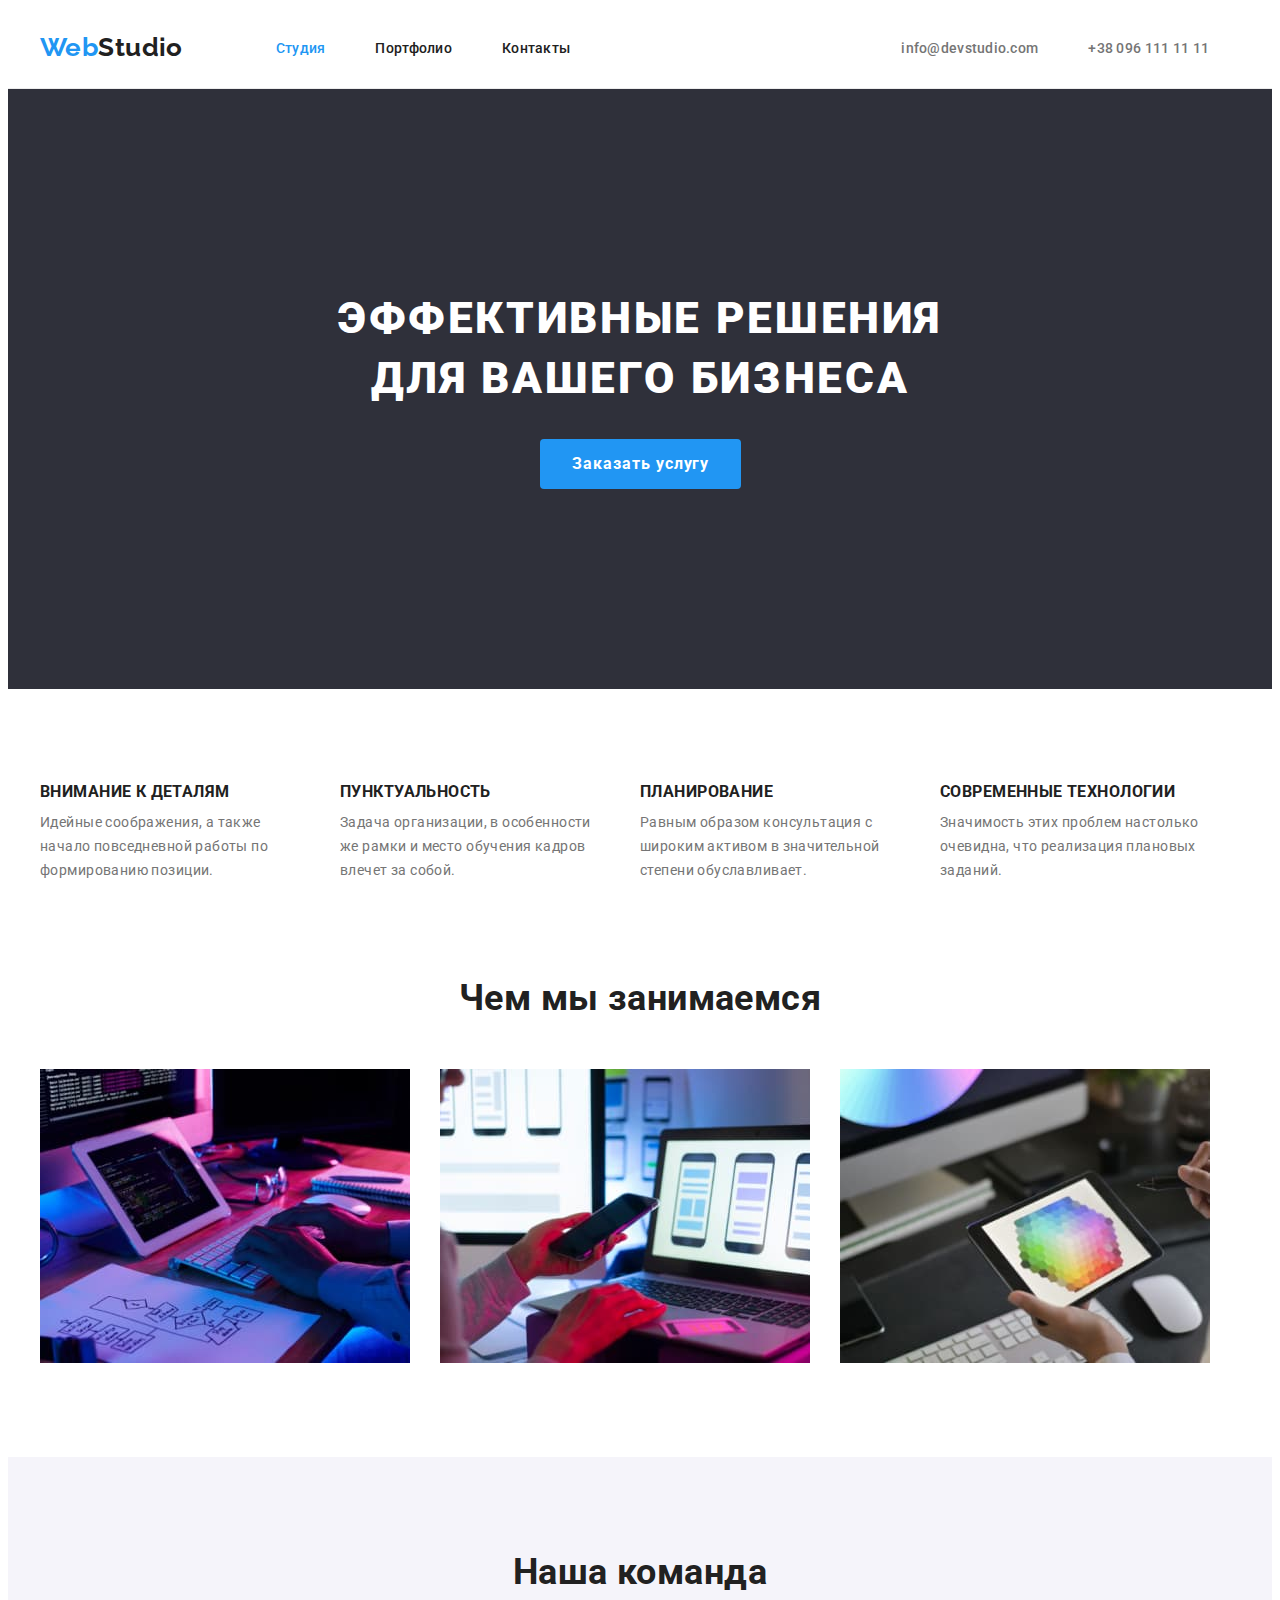
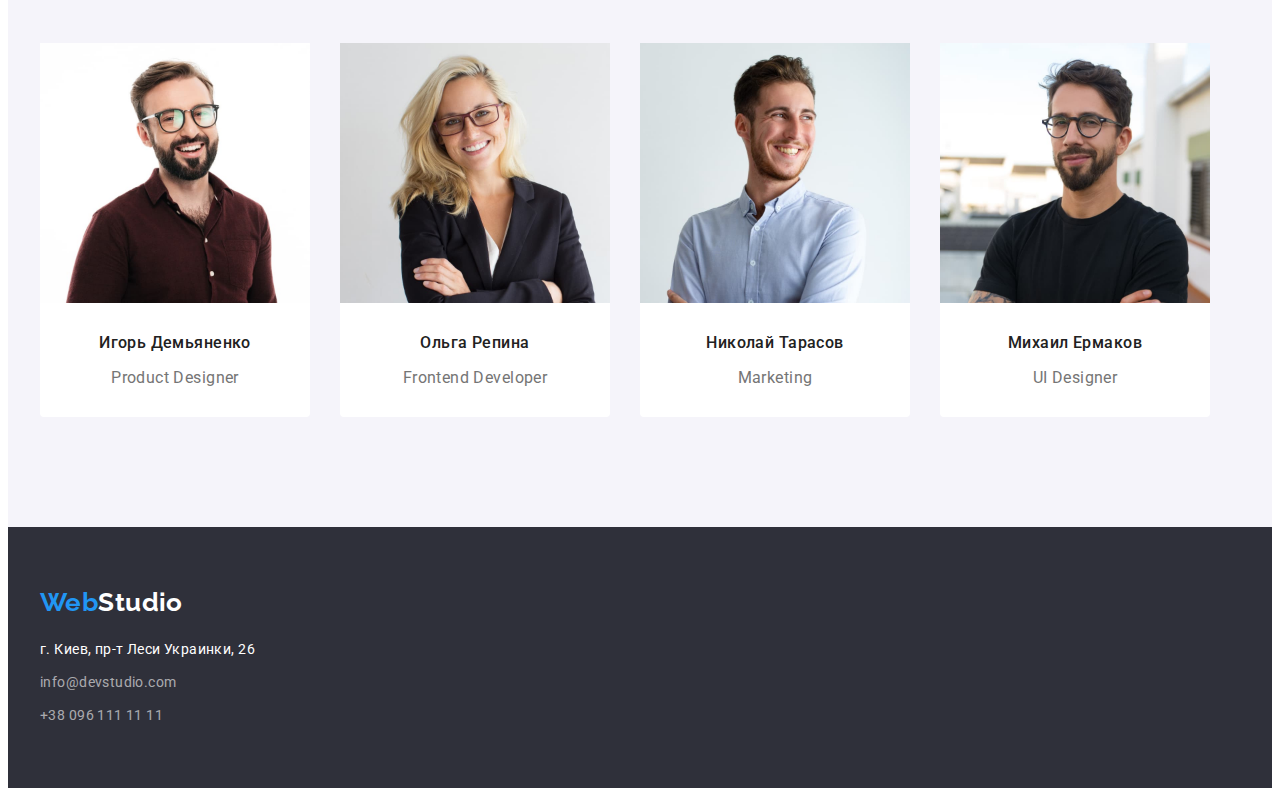
<file: index.html>
<!DOCTYPE html>
<html lang="ru">
<head>
    <meta charset="UTF-8">
    <meta http-equiv="X-UA-Compatible" content="IE=edge">
    <meta name="viewport" content="width=device-width, initial-scale=1.0">
    <title>Web Studio (Version 2.1)</title>
    <link href="https://fonts.googleapis.com/css2?family=Raleway:wght@700&family=Roboto:wght@400;500;700;900&display=swap"
        rel="stylesheet">
    <link rel="stylesheet" href="https://cdnjs.cloudflare.com/ajax/libs/modern-normalize/1.1.0/modern-normalize.min.css"
        integrity="sha512-wpPYUAdjBVSE4KJnH1VR1HeZfpl1ub8YT/NKx4PuQ5NmX2tKuGu6U/JRp5y+Y8XG2tV+wKQpNHVUX03MfMFn9Q=="
        crossorigin="anonymous" referrerpolicy="no-referrer" />
    <link rel="stylesheet" href="./css/styles.css">
</head>
<body>
    <!--шапка-->
    <header class="page-header">
        <div class="container header-all">
            <a href="./index.html" class="logo-header">Web<span class="logo-second-color">Studio</span></a>
        <nav>
            
            <ul class="header-links header-all">
                <li>
                    <a href="./index.html" class="nav-link current">Студия</a>
                </li>
                <li>
                    <a href="./portfolio.html" class="nav-link header-portfolio">Портфолио</a>
                </li>
                <li>
                    <a href="" class="nav-link">Контакты</a>
                </li>
            </ul>
        </nav>
           <ul class="header-contacts ">
           <li><a href="mailto:info@devstudio.com" class="nav-contact nav-mail"  >info@devstudio.com</a></li>
           <li><a href="tel:+380961111111" class="nav-contact">+38 096 111 11 11</a></li>
                    
       </ul>
    </div>
       </header>
    <!-- main -->
        <main>
        <!--hero-->
        <section class="hero">
            <div class="container">
                <h1 class="hero-heading">Эффективные решения для вашего бизнеса</h1>
            <button class="hero-button">Заказать услугу</button>
            </div>
            
        </section>
        <!--benefits-->
    <div class="container">
        <section class="section">
        <h2 class="hide">Наши преимущества</h2>
        <ul class="benefits">
            <li class="benefits-sections">
                <h3 class="benefits-heading">Внимание к деталям</h3>
                <p class="benefits-paragraph">Идейные соображения, а также начало повседневной работы по формированию позиции.</p>
            </li>
            <li class="benefits-sections">
                <h3 class="benefits-heading">Пунктуальность</h3>
                <p class="benefits-paragraph">Задача организации, в особенности же рамки и место обучения кадров влечет за собой.</p>
            </li>
            <li class="benefits-sections">
                <h3 class="benefits-heading">Планирование</h3>
                <p class="benefits-paragraph">Равным образом консультация с широким активом в значительной степени обуславливает.</p>
            </li>
            <li class="benefits-sections">
                <h3 class="benefits-heading">Современные технологии</h3>
                <p class="benefits-paragraph">Значимость этих проблем настолько очевидна, что реализация плановых заданий.</p>
            </li>
        </ul>
    </section>
</div>
    <!--what we do-->
    <div class="container"> 
        <section class="whatwedo section">
        <h2 class="heading whatwedo-heading">Чем мы занимаемся</h2>
        <ul class="whatwedo-images">
            <li class="whatwedo-image">
         <img src="./image/box1.jpg" alt="1" width="370" height="294">
            </li>
            <li class="whatwedo-image">
         <img src="./image/box2.jpg" alt="2" width="370" height="294">
            </li>
            <li class="whatwedo-image">
         <img src="./image/box3.jpg" alt="3" width="370" height="294">        
            </li>
        </ul>
    </section>
</div>
   
    <!--team-->
    
     <section class="team section">
        <div class="container">
        <h2 class="heading team-heading">Наша команда</h2>
        <ul class="team-members">
            <li class="team-member">
            <img src="./image/teamcard1.jpg" alt="1" width="270" height="260">
            <div class="team-card">
            <h3 class="team-member-heading">Игорь Демьяненко</h3>
            <p class="team-paragraph">Product Designer</p>
            </div>
            </li>
            <li class="team-member">
                <img src="./image/teamcard2.jpg" alt="2" width="270" height="260">
                <div class="team-card">
                 <h3 class="team-member-heading">Ольга Репина</h3>
                <P class="team-paragraph">Frontend Developer</P>    
                </div>
               
            </li>
            <li class="team-member">
                <img src="./image/teamcard3.jpg" alt="3" width="270" height="260">
                <div class="team-card">
                 <h3 class="team-member-heading">Николай Тарасов</h3>
                <p class="team-paragraph">Marketing</p>    
                </div>
                
            </li>
            <li class="team-member">
                <img src="./image/teamcard4.jpg" alt="4" width="270" height="260">
                <div class="team-card">
                <h3 class="team-member-heading">Михаил Ермаков</h3>
                <p class="team-paragraph">UI Designer</p>    
                </div>
                
            </li>
        </ul>
        </div> 
    </section>    
   
   
    </main>
    <!--футтер-->
    <footer class="page-footer">
        <div class="container">
         <a href="./index.html" class="logo-footer">Web<span class="logo-second-color-footer">Studio</span></a>
        <address class="footer-address">
        <ul>
            <li>
                г. Киев, пр-т Леси Украинки, 26
            </li>
            <li class="footer-mail">
                <a href="mailto:info@devstudio.com" class="footer-contacts">info@devstudio.com</a>  
            </li>
            <li>
                <a href="tel:+380961111111" class="footer-contacts">+38 096 111 11 11</a>
            </li>
        </ul>
    </address>    
        </div>
       
    </footer>
        
        
</body>
</html>
</file>
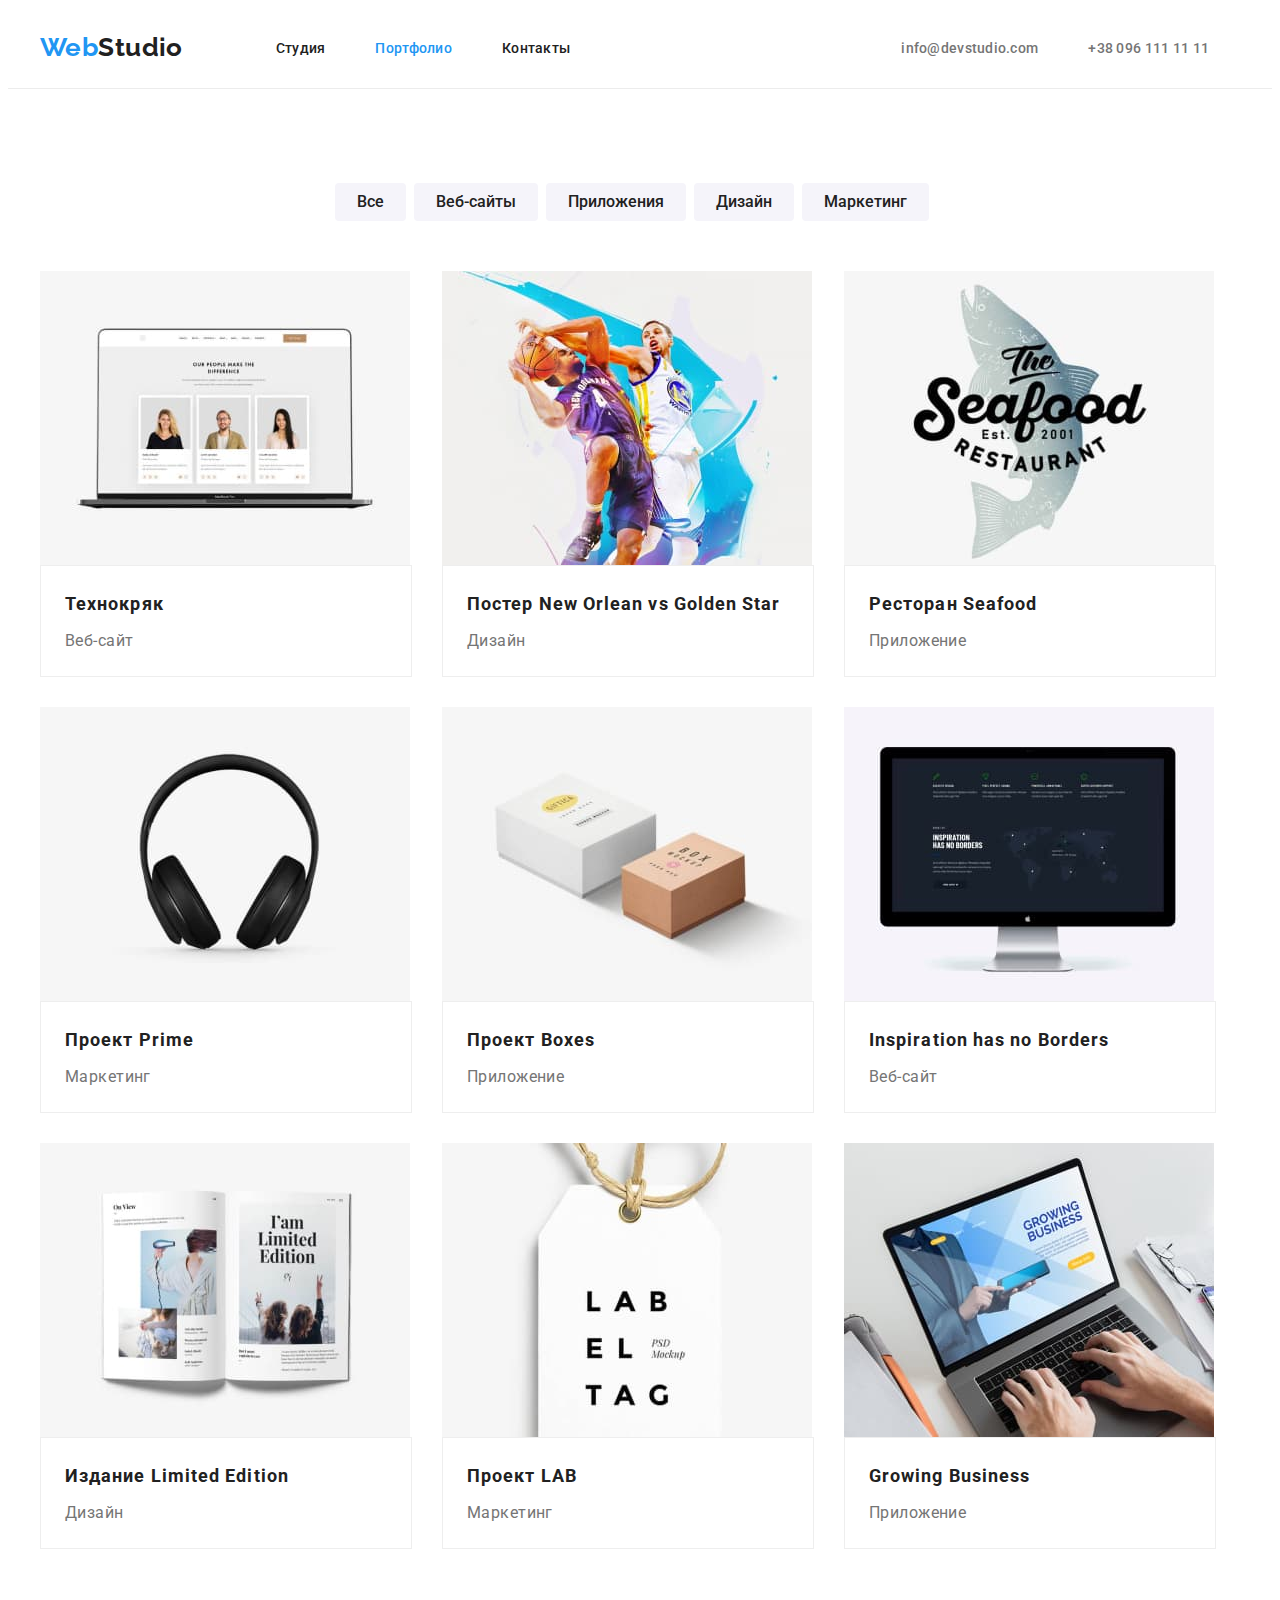
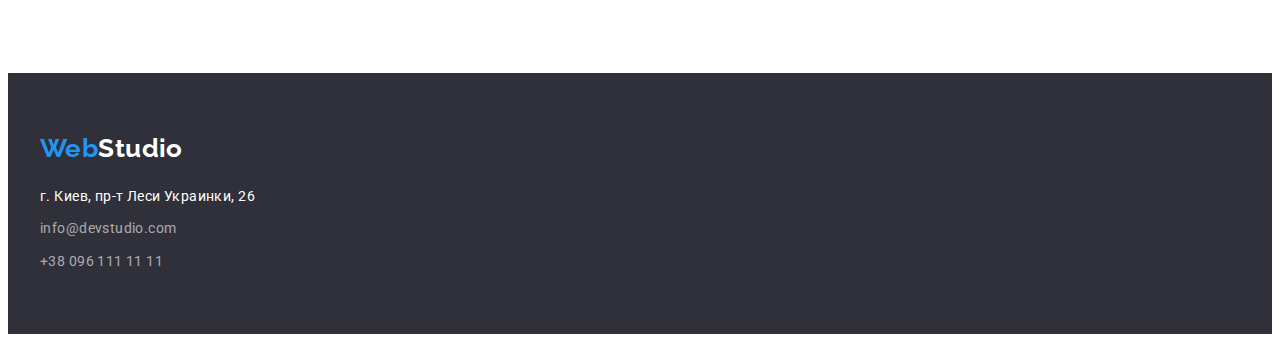
<file: portfolio.html>
<!DOCTYPE html>
<html lang="ru">
<head>
    <meta charset="UTF-8">
    <meta http-equiv="X-UA-Compatible" content="IE=edge">
    <meta name="viewport" content="width=device-width, initial-scale=1.0">
    <title>portfolio</title>
    <link href="https://fonts.googleapis.com/css2?family=Raleway:wght@700&family=Roboto:wght@400;500;700;900&display=swap"
        rel="stylesheet">
        <link rel="stylesheet" href="https://cdnjs.cloudflare.com/ajax/libs/modern-normalize/1.1.0/modern-normalize.min.css"
            integrity="sha512-wpPYUAdjBVSE4KJnH1VR1HeZfpl1ub8YT/NKx4PuQ5NmX2tKuGu6U/JRp5y+Y8XG2tV+wKQpNHVUX03MfMFn9Q=="
            crossorigin="anonymous" referrerpolicy="no-referrer" />
    <link rel="stylesheet" href="./css/styles.css">
</head>
<body>
    <!--header-->
<header class="page-header">
    <div class="container header-all">
        <a href="./index.html" class="logo-header">Web<span class="logo-second-color">Studio</span></a>
        <nav>

            <ul class="header-links header-all">
                <li>
                    <a href="./index.html" class="nav-link">Студия</a>
                </li>
                <li>
                    <a href="./portfolio.html" class="nav-link header-portfolio  current">Портфолио</a>
                </li>
                <li>
                    <a href="" class="nav-link">Контакты</a>
                </li>
            </ul>
        </nav>
        <ul class="header-contacts ">
            <li><a href="mailto:info@devstudio.com" class="nav-contact nav-mail">info@devstudio.com</a></li>
            <li><a href="tel:+380961111111" class="nav-contact">+38 096 111 11 11</a></li>

        </ul>
    </div>
</header>
    <main>
        

       <!-- filters -->
<section class="section">
<div class="container">    
    <h1 class="hide">Фильтр</h1>
    <ul class="filter-buttons">
        <li>
<button type="button" class="filter-button">Все</button>
        </li>
        <li>
<button type="button" class="filter-button">Веб-сайты</button>
        </li>
        <li>
<button type="button" class="filter-button">Приложения</button>
        </li>
        <li>
<button type="button" class="filter-button">Дизайн</button>
        </li>
        <li>
<button type="button" class="filter-button last">Маркетинг</button>
        </li>        
    </ul>
   
 
   <!-- projects -->
      <ul class="projects">
          <li class="projects-item">
<img src="./image/portfolio1.jpg" alt="Веб-сайт" width="370" height="294">
<div class="projects-cards">
 <h2 class="projects-card-heading">Технокряк</h2>
<p class="project-card-paragraph">Веб-сайт</p>   
</div>
</li>

<li class="projects-item">
<img src="./image/portfolio2.jpg" alt="Дизайн" width="370" height="294">
<div class="projects-cards">
<h2 class="projects-card-heading">Постер New Orlean vs Golden Star</h2>
<p class="project-card-paragraph">Дизайн</p>    
</div>

          </li>         
           <li class="projects-item">
<img src="./image/portfolio3.jpg" alt="Приложение" width="370" height="294">
<div class="projects-cards">
<h2 class="projects-card-heading">Ресторан Seafood</h2>
<p class="project-card-paragraph">Приложение</p>    
</div>

          </li>
          <li class="projects-item">
<img src="./image/portfolio4.jpg" alt="Маркетинг" width="370" height="294">
<div class="projects-cards">
<h2 class="projects-card-heading">Проект Prime</h2>
<p class="project-card-paragraph">Маркетинг</p>    
</div>

          </li>
          <li class="projects-item">
<img src="./image/portfolio5.jpg" alt="Приложение" width="370" height="294">
<div class="projects-cards">
<h2 class="projects-card-heading">Проект Boxes</h2>
<p class="project-card-paragraph">Приложение</p>    
</div>

          </li>
          <li class="projects-item">
<img src="./image/portfolio6.jpg" alt="Веб-сайт" width="370" height="294">
<div class="projects-cards">
<h2 class="projects-card-heading">Inspiration has no Borders</h2>
<p class="project-card-paragraph">Веб-сайт</p>    
</div>

          </li>
          <li class="projects-item">
<img src="./image/portfolio7.jpg" alt="Дизайн" width="370" height="294">
<div class="projects-cards">
<h2 class="projects-card-heading">Издание Limited Edition</h2>
<p class="project-card-paragraph">Дизайн</p>    
</div>

          </li>
          <li class="projects-item">
<img src="./image/portfolio8.jpg" alt="Маркетинг" width="370" height="294">
<div class="projects-cards">
<h2 class="projects-card-heading">Проект LAB</h2>
<p class="project-card-paragraph">Маркетинг</p>
</div>

          </li>
          <li class="projects-item">
<img src="./image/portfolio9.jpg" alt="Приложение" width="370" height="294">
<div class="projects-cards">
<h2 class="projects-card-heading">Growing Business</h2>
<p class="project-card-paragraph">Приложение</p>
</div>

          </li>
      </ul>
    </div>
    </section>
    
    </main>

     <!--footer-->
    <footer class="page-footer">
        <div class="container">
            <a href="./index.html" class="logo-footer">Web<span class="logo-second-color-footer">Studio</span></a>
            <address class="footer-address">
                <ul>
                    <li>
                        г. Киев, пр-т Леси Украинки, 26
                    </li>
                    <li class="footer-mail">
                        <a href="mailto:info@devstudio.com" class="footer-contacts">info@devstudio.com</a>
                    </li>
                    <li>
                        <a href="tel:+380961111111" class="footer-contacts">+38 096 111 11 11</a>
                    </li>
                </ul>
            </address>
        </div>
    
    </footer>
</body>
</html>
</file>
<file: css/styles.css>
/* колір основного тексту #757575 */
/* колір додаткового тексту #212121 */
/* основний фон #FFFFFF */
/* додатковий фон #F5F4FA */
/* фон додаткових елементів #2F303A */
/* акцент #2196F3 */
*,
*::before *::after {
    box-sizing: border-box;
}


:root {
--text-color: #757575;
--second-text-color: #212121;
--main-background: #FFFFFF;
--second-background: #F5F4FA;
--third-background: #2F303A;
--accent: #2196F3
}

body{
    background-color:var(--main-background) ;
    color:var(--text-color);
    font-family:Roboto, sans-serif ;
    font-size: 14px;
    letter-spacing: 0.03em;
}

ul {
    padding-left: 0;
    margin-top: 0;
    margin-bottom: 0;
    list-style: none;

}
a {
        text-decoration: none;
  }
  
  img {
      display: block;
      max-width: 100%;
      
  }
  .container {
  width: 1200px;
  margin-left: auto;
  margin-right: auto;
  padding-left: 15px;
  padding-right: 15px;
    
  }
  .section {
    padding-top:94px;
    padding-bottom: 94px;
  }
  /* header */
  .page-header {
       border-bottom: 1px solid #ECECEC;
  }

    .header-links {
    display: flex;
    margin-right: 331px;
       
  }
  .header-portfolio {
    margin-left: 50px;
    margin-right: 50px;
  }
  .header-contacts {
    display: flex;
    
  }
  
  
  .header-all {
    display: inline-block;
    display: flex;
    align-items: center;
    
  }
   

/* logo */
.logo-header {
    display:inline-block;
    margin-top: 24px;
    margin-bottom: 25px;
    margin-right: 93px;


color: var(--accent);
font-family: 'Raleway';
    font-style: normal;
    font-weight: 700;
    font-size: 26px;
    line-height: 1.2;
   
    
}
.logo-second-color{
    color:var(--second-text-color);
}
/* nav */
.nav-mail {
    margin-right: 50px;
  }

  .nav {
    display: flex;
  }
button {
    cursor: pointer;
}

.nav-link {
    color:var(--second-text-color) ;
    font-weight: 500;
    line-height: 1.14;
    letter-spacing: 0.02em;
}
.nav-contact {
    color: var(--text-color);
    font-weight: 500;
    line-height: 1.14;
    letter-spacing: 0.02em;
    margin-top: 32px;
    margin-bottom: 32px;


}
.nav-contact:hover,
.nav-contact:focus,
.nav-contact:active
{
        color:var(--accent);
    }

.nav-link:hover,
.nav-link:focus, 
.nav-link:active
{
        color:var(--accent);
    }
    .current {
        color: var(--accent);
    }
/* hero */
.hero {
    background-color:var(--third-background);
    margin-top: 0;
    margin-bottom: 0;
    }
.hero-heading {
        padding-top: 200px;
        padding-left: 252px;
        padding-right: 252px;
        margin-top: 0;
        margin-bottom: 0;
     

    color: var(--main-background);
        font-weight: 900;
        font-size: 44px;
        line-height: 1.36;
        text-align: center;
        letter-spacing: 0.06em;
        text-transform: uppercase;
      
}
.hero-button {
    width: max-content;
    padding: 10px 32px 10px 32px; 
    /* width: 200px; */

margin-top: 30px;
margin-bottom: 200px;    
margin-left: 500px;
margin-right: 500px;
border-radius: 4px;

background-color: var(--accent);
color: var(--main-background);
    font-family: inherit;
    font-weight: 700;
    font-size: 16px;
    line-height: 1.88;
    align-items: center;
    text-align: center;
    letter-spacing: 0.06em;
    border: 0ch;
} 

.heading {
    color: var(--second-text-color);
    font-weight: 700;
    font-size: 36px;
    line-height: 42px;
    text-align: center;
    margin: 0;
}
/* benefits */
.hide {
    display: none;
}
.benefits {
display: flex;
margin-left: 0;

}
.benefits-sections:not(:last-child) {
width: 270px;
margin-right: 30px;
margin-left: 0;
  
}
.benefits-heading {
        color: var(--second-text-color);
        font-weight: 700;
        line-height: 1.13;
        text-transform: uppercase;
        margin-bottom: 10px;
        margin-top: 0;
}
.benefits-paragraph {
    width: 270px;
        line-height:1.71;
        margin: 0;
       
}


/* what we do */
.whatwedo {
    padding-top: 0;
}

.whatwedo-images {
    margin-top: 50px;
    margin-bottom: 0;
    display: flex;
    
}
 .whatwedo-image:not(:last-child) {
    margin-right: 30px;
    
 }
 
 /* team */
 .team {
     background-color: var(--second-background);
    
    
  }
 .team-heading {
    margin-top: 0;
    margin-bottom: 50px;
    
 }

 .team-members {
       display: flex;  
        margin: 0;  
    
     }
.team-members img {
display:block;
}     
.team-member-heading {
    margin-top: 0;
    margin-bottom: 10px;
    padding-top: 30px;
    color: var(--second-text-color);
       font-weight: 500;
        font-size: 16px;
        line-height: 1.19;
        text-align: center;
}
.team-card {
width: 270px;
    background-color: var(--main-background);
    margin-top: 0;
    border-radius: 0px 0px 4px 4px;
  
}

 .team-member:not(:last-child) {
    margin-right: 30px;

     } 

 .team-paragraph {
    padding-bottom: 30px;
    color:var(--text-color);
     font-size: 16px;
     line-height: 1.19;
     text-align: center;
 }

/* footer */

.logo-footer {
color: var(--accent);
font-family: 'Raleway';
font-style: normal;
font-weight: 700;
font-size: 26px;
line-height: 1.2;}


.logo-second-color-footer {
color: var(--main-background);
}

.page-footer {

padding-top: 60px;
background-color: var(--third-background);
color: var(--main-background);    
}
.footer-contacts {
    color:rgba(255, 255, 255, 0.6);
}
.footer-mail {
    margin-top: 9px;
    margin-bottom: 9px;
}
.footer-address {
    margin-top: 20px;
    padding-bottom:60px;
    font-style: inherit;
    line-height: 1.71;
    
}
/* portfolio */

/* filter */
.filter-buttons {
display: flex;
margin-left: 295px;
margin-right: 294px;
margin-bottom: 50px;
}

.filter-button {
    width: max-content;
    padding: 6px 22px;
    margin-right: 8px;
    border-radius: 4px;   

    font-family: inherit;
    background-color: var(--second-background);
    color:var(--second-text-color);
    font-weight: 500;
    font-size: 16px;
    line-height: 1.62;
    text-align: center;
    border: 0;
}
.filter-button:hover,
.filter-button:focus {
    background-color:var(--accent);
    color: var(--main-background);
}
/* projects */
.projects-cards {
    display: block;
    width: 370px;
    border: 1px solid #EEEEEE;
    margin-bottom: 30px;
}
.projects-card-heading{
    margin-top: 20px;
    margin-bottom: 4px;
    padding-left: 24px;
    color: var(--second-text-color);
    font-weight: 700;
    font-size: 18px;
    line-height: 2;
    letter-spacing: 0.06em;
}
.project-card-paragraph{
    font-size: 16px;
    line-height: 1.88;
    padding-bottom: 20px;
    padding-left: 24px;
    margin: 0;
    
}

.projects {
    display: flex;
    flex-wrap: wrap;
   
}
.projects-item {
  margin-right: 30px;
}
.projects-item:nth-child(3n) {
    margin-right: 0;
}
.projects-item:nth-last-child(-n + 3)
 {
margin-bottom: 0;
}
</file>
